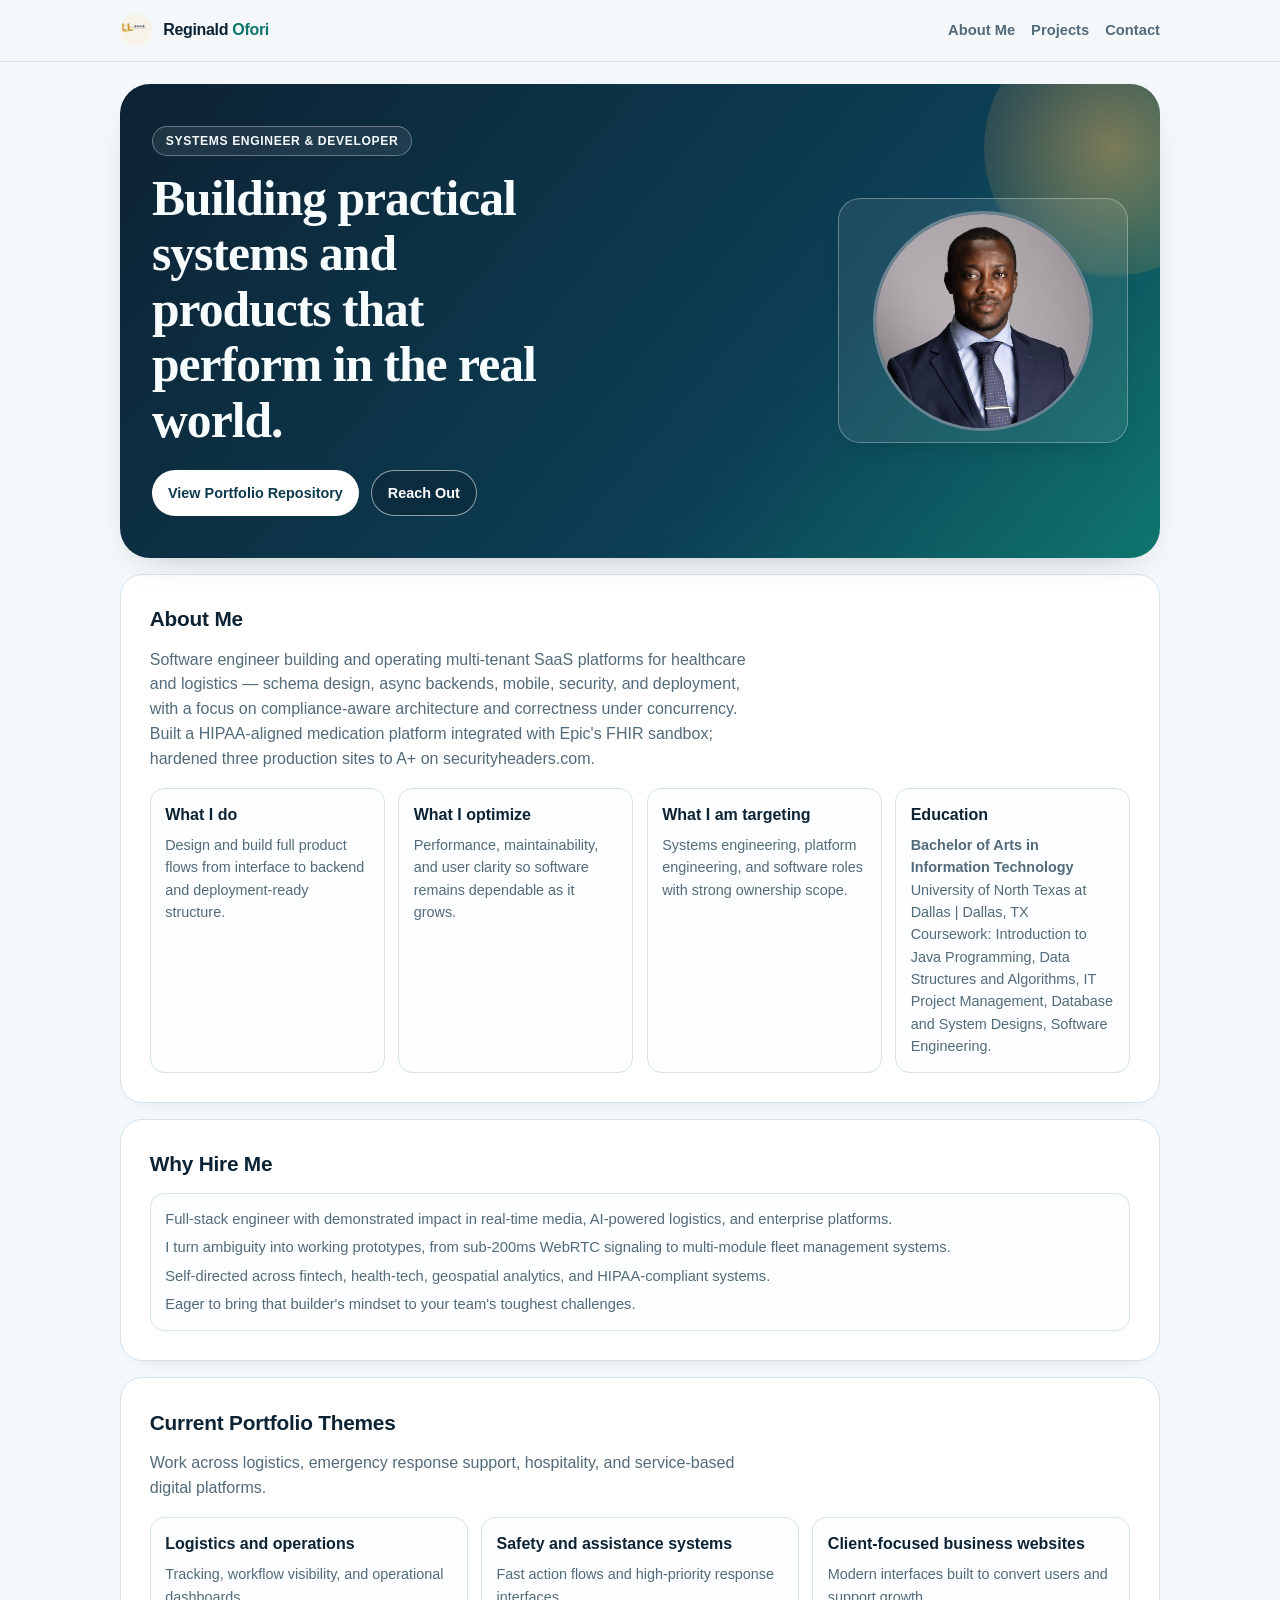
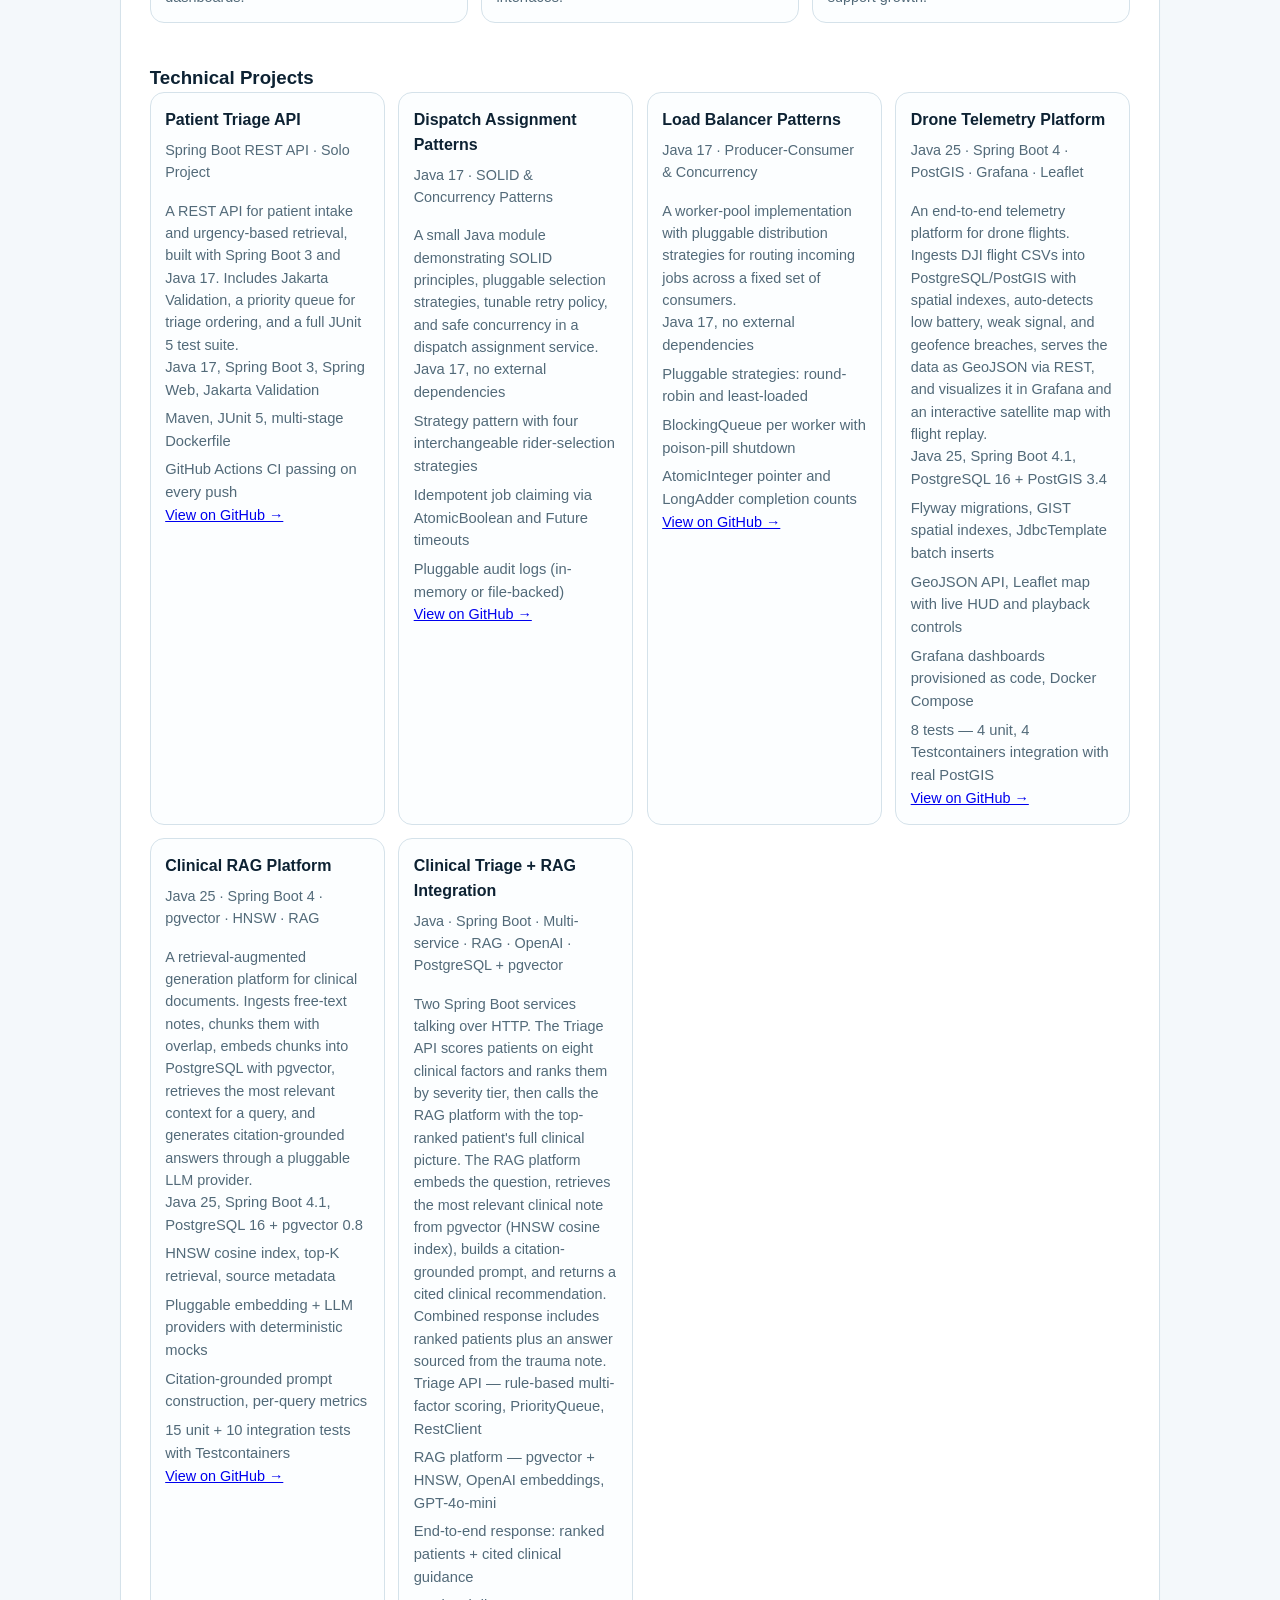
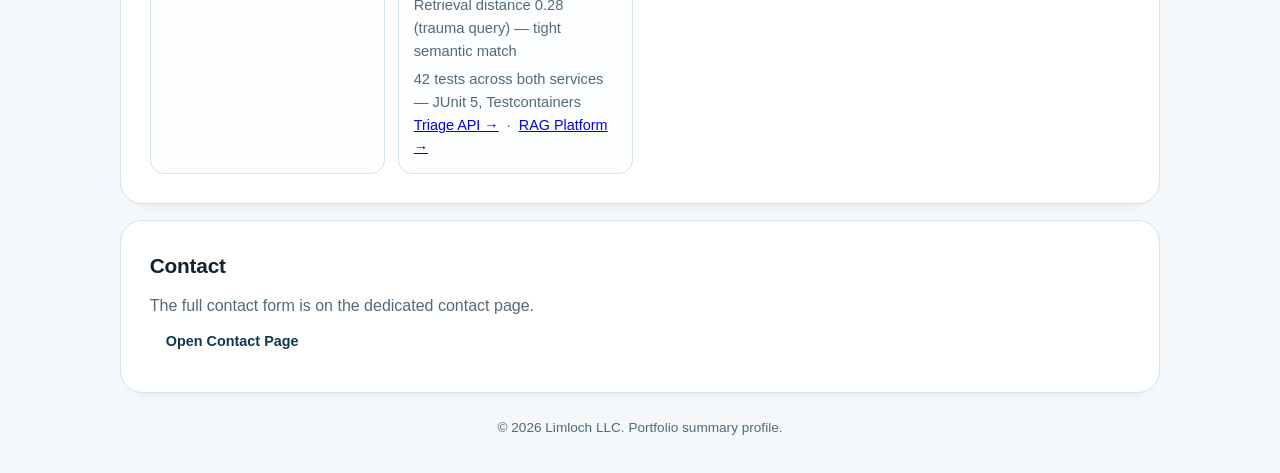
<file: index.html>
<!DOCTYPE html>
<html lang="en">
<head>
  <meta charset="UTF-8" />
  <meta name="viewport" content="width=device-width, initial-scale=1.0" />
  <meta name="description" content="Limloch profile: systems engineering and development work, current focus, and portfolio direction." />
  <meta http-equiv="Cache-Control" content="no-cache, no-store, must-revalidate" />
  <meta http-equiv="Pragma" content="no-cache" />
  <meta http-equiv="Expires" content="0" />
  
  <title>Limloch LLC | Systems Engineer & Developer</title>
  <link rel="icon" href="assets/1-Limloch.png" type="image/png" />
  <link rel="stylesheet" href="styles.css?v=20260731" />
</head>
<body>
  <nav>
    <div class="container nav-row">
      <a class="brand-link" href="#top" aria-label="Go to top">
        <img class="brand-logo" src="assets/1-Limloch.png" alt="Limloch Logo" />
        <span class="brand-name">Reginald <span class="brand-accent">Ofori</span></span>
      </a>
      <div class="links">
        <a href="#about-me">About Me</a>
        <a href="#projects">Projects</a>
        <a href="contact-page.html">Contact</a>
      </div>
    </div>
  </nav>

  <header id="top" class="container hero">
    <div class="hero-layout">
      <div class="hero-copy">
        <span class="badge">Systems Engineer & Developer</span>
        <h1>Building practical systems and products that perform in the real world.</h1>
        <div class="cta-row">
          <a class="cta cta-main" href="https://github.com/Gen-Ch-Spr90/Portfolio" target="_blank" rel="noopener noreferrer">View Portfolio Repository</a>
          <a class="cta cta-alt" href="contact-page.html">Reach Out</a>
        </div>
      </div>

      <aside class="hero-photo-card" aria-label="Profile photo">
        <img class="hero-photo" src="assets/reginald-ofori.jpg" alt="Profile photo" />
      </aside>
    </div>
  </header>

  <main class="container">
    <section id="about-me">
      <h2>About Me</h2>
      <p class="muted">
        Software engineer building and operating multi-tenant SaaS platforms for healthcare and logistics — schema design, async backends, mobile, security, and deployment, with a focus on compliance-aware architecture and correctness under concurrency. Built a HIPAA-aligned medication platform integrated with Epic's FHIR sandbox; hardened three production sites to A+ on securityheaders.com.
      </p>
      <div class="grid">
        <article class="tile">
          <h3>What I do</h3>
          <p>Design and build full product flows from interface to backend and deployment-ready structure.</p>
        </article>
        <article class="tile">
          <h3>What I optimize</h3>
          <p>Performance, maintainability, and user clarity so software remains dependable as it grows.</p>
        </article>
        <article class="tile">
          <h3>What I am targeting</h3>
          <p>Systems engineering, platform engineering, and software roles with strong ownership scope.</p>
        </article>
        <article class="tile">
          <h3>Education</h3>
          <p><strong>Bachelor of Arts in Information Technology</strong></p>
          <p>University of North Texas at Dallas | Dallas, TX</p>
          <p>Coursework: Introduction to Java Programming, Data Structures and Algorithms, IT Project Management, Database and System Designs, Software Engineering.</p>
        </article>
      </div>
    </section>

    <section id="why-hire-me">
      <h2>Why Hire Me</h2>
      <div class="grid">
        <article class="tile">
          <ul class="tech-list">
            <li>Full-stack engineer with demonstrated impact in real-time media, AI-powered logistics, and enterprise platforms.</li>
            <li>I turn ambiguity into working prototypes, from sub-200ms WebRTC signaling to multi-module fleet management systems.</li>
            <li>Self-directed across fintech, health-tech, geospatial analytics, and HIPAA-compliant systems.</li>
            <li>Eager to bring that builder's mindset to your team's toughest challenges.</li>
          </ul>
        </article>
      </div>
    </section>

    <section id="projects">
      <h2>Current Portfolio Themes</h2>
      <p class="muted">Work across logistics, emergency response support, hospitality, and service-based digital platforms.</p>
      <div class="grid">
        <article class="tile">
          <h3>Logistics and operations</h3>
          <p>Tracking, workflow visibility, and operational dashboards.</p>
        </article>
        <article class="tile">
          <h3>Safety and assistance systems</h3>
          <p>Fast action flows and high-priority response interfaces.</p>
        </article>
        <article class="tile">
          <h3>Client-focused business websites</h3>
          <p>Modern interfaces built to convert users and support growth.</p>
        </article>
      </div>

            <h3 style="margin-top: 2.5rem;">Technical Projects</h3>
      <div class="grid">
        <article class="tile">
          <h3>Patient Triage API</h3>
          <p class="muted">Spring Boot REST API · Solo Project</p>
          <p>A REST API for patient intake and urgency-based retrieval, built with Spring Boot 3 and Java 17. Includes Jakarta Validation, a priority queue for triage ordering, and a full JUnit 5 test suite.</p>
          <ul class="tech-list">
            <li>Java 17, Spring Boot 3, Spring Web, Jakarta Validation</li>
            <li>Maven, JUnit 5, multi-stage Dockerfile</li>
            <li>GitHub Actions CI passing on every push</li>
          </ul>
          <p><a href="https://github.com/Gen-Ch-Spr90/patient-triage-api" target="_blank">View on GitHub →</a></p>
        </article>

                <article class="tile">
          <h3>Dispatch Assignment Patterns</h3>
          <p class="muted">Java 17 · SOLID &amp; Concurrency Patterns</p>
          <p>A small Java module demonstrating SOLID principles, pluggable selection strategies, tunable retry policy, and safe concurrency in a dispatch assignment service.</p>
          <ul class="tech-list">
            <li>Java 17, no external dependencies</li>
            <li>Strategy pattern with four interchangeable rider-selection strategies</li>
            <li>Idempotent job claiming via AtomicBoolean and Future timeouts</li>
            <li>Pluggable audit logs (in-memory or file-backed)</li>
          </ul>
          <p><a href="https://github.com/Gen-Ch-Spr90/dispatch-assignment-patterns" target="_blank">View on GitHub →</a></p>
        </article>

        <article class="tile">
  <h3>Load Balancer Patterns</h3>
  <p class="muted">Java 17 · Producer-Consumer &amp; Concurrency</p>
  <p>A worker-pool implementation with pluggable distribution strategies for routing incoming jobs across a fixed set of consumers.</p>
  <ul class="tech-list">
    <li>Java 17, no external dependencies</li>
    <li>Pluggable strategies: round-robin and least-loaded</li>
    <li>BlockingQueue per worker with poison-pill shutdown</li>
    <li>AtomicInteger pointer and LongAdder completion counts</li>
  </ul>
  <p><a href="https://github.com/Gen-Ch-Spr90/load-balancer-patterns" target="_blank">View on GitHub →</a></p>
</article>


        <article class="tile">
  <h3>Drone Telemetry Platform</h3>
  <p class="muted">Java 25 · Spring Boot 4 · PostGIS · Grafana · Leaflet</p>
  <p>An end-to-end telemetry platform for drone flights. Ingests DJI flight CSVs into PostgreSQL/PostGIS with spatial indexes, auto-detects low battery, weak signal, and geofence breaches, serves the data as GeoJSON via REST, and visualizes it in Grafana and an interactive satellite map with flight replay.</p>
  <ul class="tech-list">
    <li>Java 25, Spring Boot 4.1, PostgreSQL 16 + PostGIS 3.4</li>
    <li>Flyway migrations, GIST spatial indexes, JdbcTemplate batch inserts</li>
    <li>GeoJSON API, Leaflet map with live HUD and playback controls</li>
    <li>Grafana dashboards provisioned as code, Docker Compose</li>
    <li>8 tests — 4 unit, 4 Testcontainers integration with real PostGIS</li>
  </ul>
  <p><a href="https://github.com/Gen-Ch-Spr90/drone-telemetry-platform" target="_blank">View on GitHub →</a></p>
</article>

        <article class="tile">
  <h3>Clinical RAG Platform</h3>
  <p class="muted">Java 25 · Spring Boot 4 · pgvector · HNSW · RAG</p>
  <p>A retrieval-augmented generation platform for clinical documents. Ingests free-text notes, chunks them with overlap, embeds chunks into PostgreSQL with pgvector, retrieves the most relevant context for a query, and generates citation-grounded answers through a pluggable LLM provider.</p>
  <ul class="tech-list">
    <li>Java 25, Spring Boot 4.1, PostgreSQL 16 + pgvector 0.8</li>
    <li>HNSW cosine index, top-K retrieval, source metadata</li>
    <li>Pluggable embedding + LLM providers with deterministic mocks</li>
    <li>Citation-grounded prompt construction, per-query metrics</li>
    <li>15 unit + 10 integration tests with Testcontainers</li>
  </ul>
  <p><a href="https://github.com/Gen-Ch-Spr90/clinical-rag-platform" target="_blank">View on GitHub →</a></p>
</article>

        <article class="tile">
  <h3>Clinical Triage + RAG Integration</h3>
  <p class="muted">Java · Spring Boot · Multi-service · RAG · OpenAI · PostgreSQL + pgvector</p>
  <p>Two Spring Boot services talking over HTTP. The Triage API scores patients on eight clinical factors and ranks them by severity tier, then calls the RAG platform with the top-ranked patient's full clinical picture. The RAG platform embeds the question, retrieves the most relevant clinical note from pgvector (HNSW cosine index), builds a citation-grounded prompt, and returns a cited clinical recommendation. Combined response includes ranked patients plus an answer sourced from the trauma note.</p>
  <ul class="tech-list">
    <li>Triage API — rule-based multi-factor scoring, PriorityQueue, RestClient</li>
    <li>RAG platform — pgvector + HNSW, OpenAI embeddings, GPT-4o-mini</li>
    <li>End-to-end response: ranked patients + cited clinical guidance</li>
    <li>Retrieval distance 0.28 (trauma query) — tight semantic match</li>
    <li>42 tests across both services — JUnit 5, Testcontainers</li>
  </ul>
  <p>
    <a href="https://github.com/Gen-Ch-Spr90/patient-triage-api" target="_blank">Triage API →</a>
    &nbsp;·&nbsp;
    <a href="https://github.com/Gen-Ch-Spr90/clinical-rag-platform" target="_blank">RAG Platform →</a>
  </p>
</article>
        
      </div>
    </section>

    <section id="contact">
      <h2>Contact</h2>
      <p class="contact-intro">
        The full contact form is on the dedicated contact page.
      </p>
      <a class="cta cta-main" href="contact-page.html">Open Contact Page</a>
    </section>
  </main>

  <footer>
    © 2026 Limloch LLC. Portfolio summary profile.
  </footer>
</body>
</html>
</file>
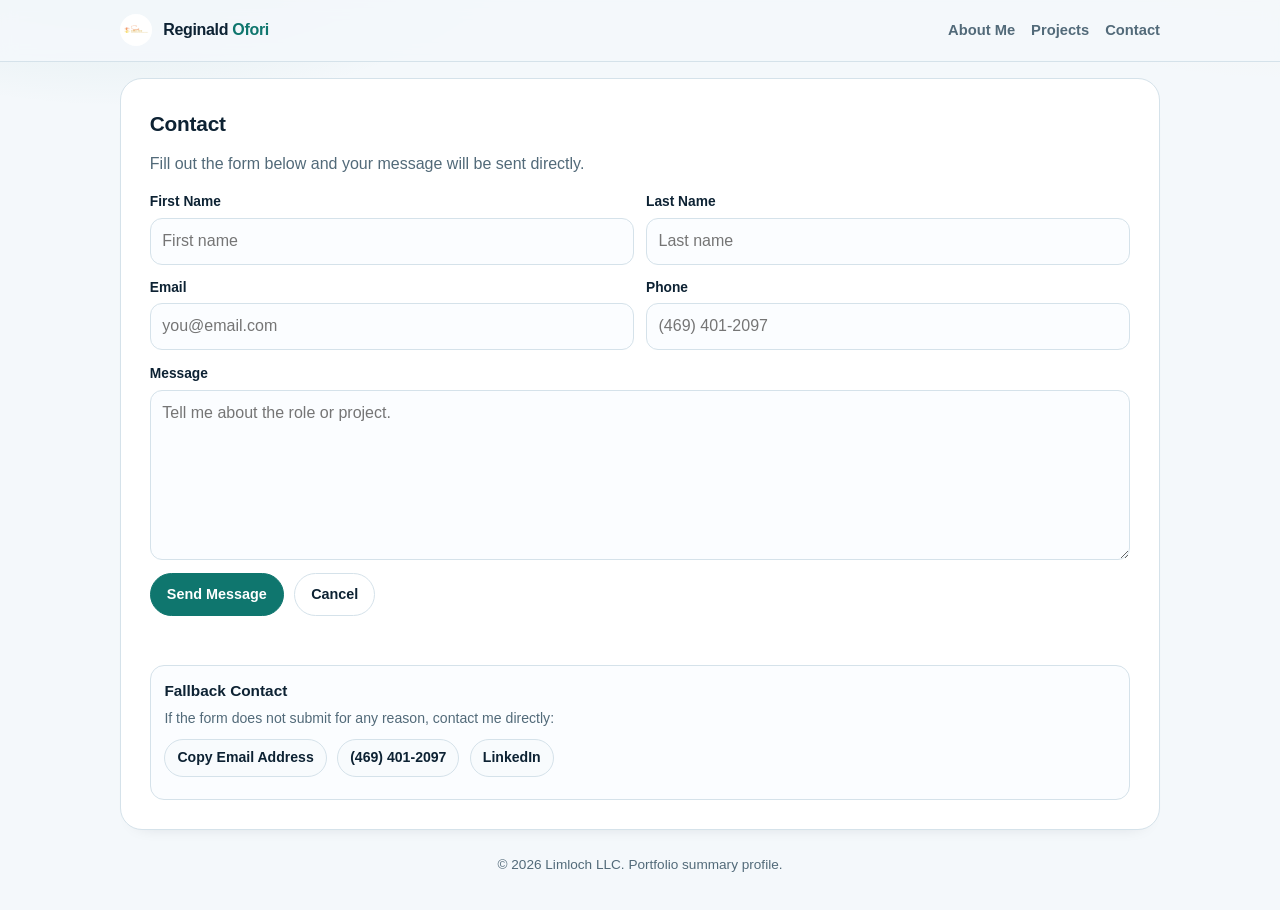
<file: contact-page.html>
<!DOCTYPE html>
<html lang="en">
<head>
  <meta charset="UTF-8" />
  <meta name="viewport" content="width=device-width, initial-scale=1.0" />
  <meta name="description" content="Contact page for Sprint Global Org portfolio." />
  <meta http-equiv="Cache-Control" content="no-cache, no-store, must-revalidate" />
  <meta http-equiv="Pragma" content="no-cache" />
  <meta http-equiv="Expires" content="0" />
  <meta name="referrer" content="strict-origin-when-cross-origin" />
  
  <title>Contact | Sprint Global Org</title>
  <link rel="icon" href="assets/Sprint_Global_Devs_Logo_White.png" type="image/png" />
  <link rel="stylesheet" href="styles.css?v=20260731" />
</head>
<body>
  <nav>
    <div class="container nav-row">
      <a class="brand-link" href="index.html#top" aria-label="Go to homepage top">
        <img class="brand-logo" src="assets/Sprint_Global_Devs_Logo_White.png" alt="Sprint Global Devs logo" />
        <span class="brand-name">Reginald <span class="brand-accent">Ofori</span></span>
      </a>
      <div class="links">
        <a href="index.html#about-me">About Me</a>
        <a href="index.html#projects">Projects</a>
        <a href="contact-page.html">Contact</a>
      </div>
    </div>
  </nav>

  <main class="container">
    <section id="contact">
      <h2>Contact</h2>
      <p class="contact-intro">
        Fill out the form below and your message will be sent directly.
      </p>

     <form class="contact-form" action="https://api.web3forms.com/submit" method="POST" accept-charset="UTF-8">
  <input type="hidden" name="access_key" value="e54628f4-f8a7-47b2-a1be-822d5736ac38">
 
  <label class="visually-hidden" for="website">Leave this field blank</label>
  <input id="website" type="text" name="_honey" class="bot-field" tabindex="-1" autocomplete="off" aria-hidden="true" />

        <div class="form-grid">
          <label class="form-field">
            <span>First Name</span>
            <input type="text" name="name" required maxlength="40" placeholder="First name" />
          </label>

          <label class="form-field">
            <span>Last Name</span>
            <input type="text" name="last_name" required maxlength="40" placeholder="Last name" />
          </label>

          <label class="form-field">
            <span>Email</span>
            <input type="email" name="email" required maxlength="120" placeholder="you@email.com" />
          </label>

          <label class="form-field">
            <span>Phone</span>
            <input type="tel" name="phone" maxlength="30" placeholder="(469) 401-2097" />
          </label>
        </div>

        <label class="form-field form-field-full">
          <span>Message</span>
          <textarea name="message" required maxlength="2000" rows="6" placeholder="Tell me about the role or project."></textarea>
        </label>

        <div class="contact-actions">
          <button class="contact-submit" type="submit">Send Message</button>
          <button class="contact-cancel" type="reset">Cancel</button>
        </div>
        <p class="form-feedback" id="form-feedback" aria-live="polite"></p>
      </form>

      <div class="contact-fallback" role="note" aria-label="Fallback contact methods">
        <h3>Fallback Contact</h3>
        <p>If the form does not submit for any reason, contact me directly:</p>
        <div class="contact-links">
          <button class="contact-copy" id="copy-email-btn" type="button" data-email-user="reginaldoforidevs" data-email-domain="gmail.com">Copy Email Address</button>
          <a href="tel:+14694012097">(469) 401-2097</a>
          <a href="https://www.linkedin.com/in/reginaldhkofori" target="_blank" rel="noopener noreferrer">LinkedIn</a>
        </div>
        <p class="copy-feedback" id="copy-feedback" aria-live="polite"></p>
      </div>
    </section>
  </main>

  <footer>
    © 2026 Limloch LLC. Portfolio summary profile.
  </footer>
 
</body>
</html>
</file>
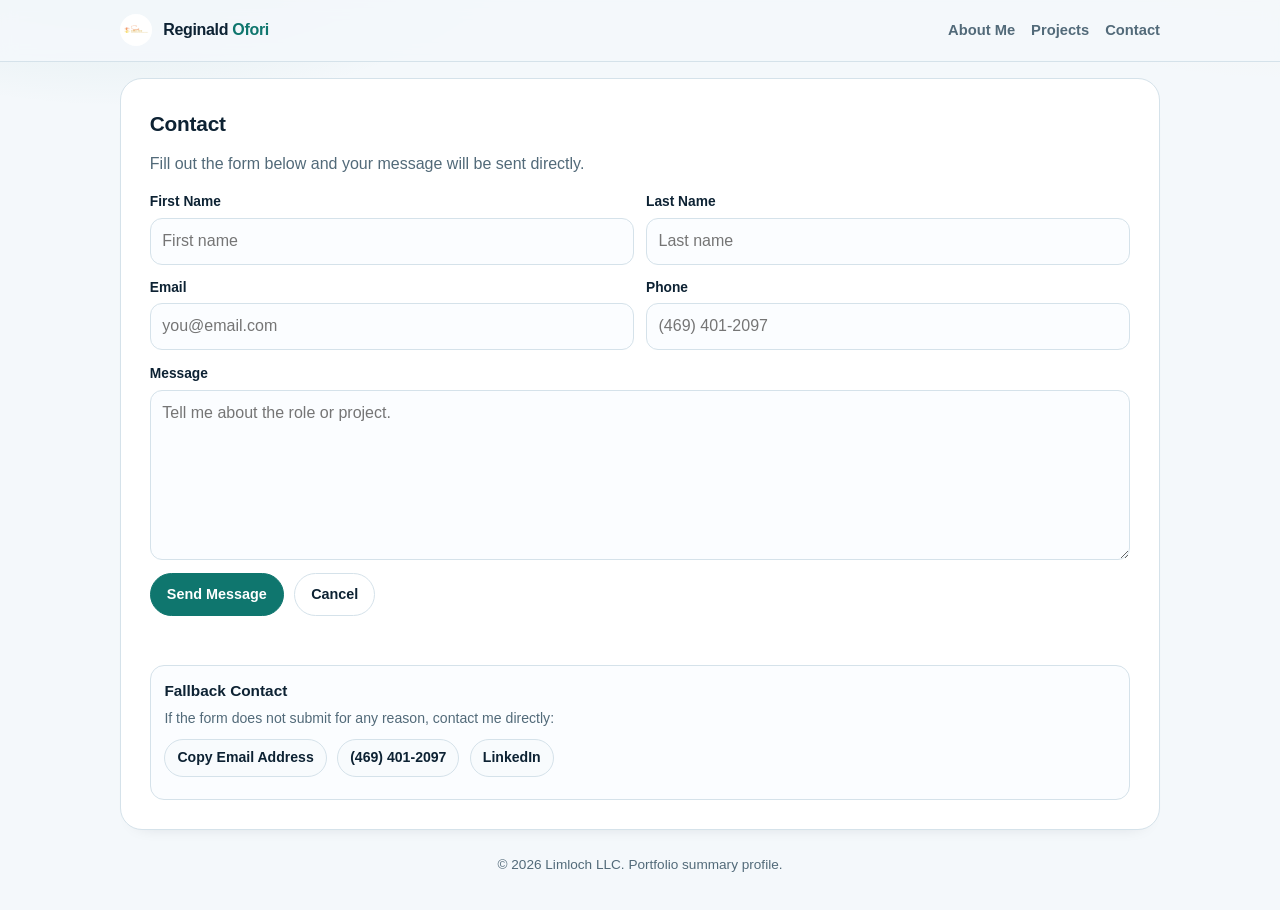
<file: contact.html>
<!DOCTYPE html>
<html lang="en">
<head>
  <meta charset="UTF-8" />
  <meta name="viewport" content="width=device-width, initial-scale=1.0" />
  <meta name="description" content="Redirecting to the Sprint Global Org contact page." />
  <meta http-equiv="Cache-Control" content="no-cache, no-store, must-revalidate" />
  <meta http-equiv="Pragma" content="no-cache" />
  <meta http-equiv="Expires" content="0" />
  <meta name="referrer" content="strict-origin-when-cross-origin" />
  <meta http-equiv="Permissions-Policy" content="accelerometer=(), ambient-light-sensor=(), autoplay=(), battery=(), camera=(), display-capture=(), document-domain=(), encrypted-media=(), fullscreen=(), geolocation=(), gyroscope=(), hid=(), identity-credentials-get=(), idle-detection=(), local-fonts=(), magnetometer=(), microphone=(), midi=(), payment=(), picture-in-picture=(), publickey-credentials-create=(), publickey-credentials-get=(), screen-wake-lock=(), serial=(), usb=(), web-share=(), xr-spatial-tracking=()" />
  <title>Redirecting | Sprint Global Org</title>
  <link rel="icon" href="assets/Sprint_Global_Devs_Logo_White.png" type="image/png" />
  <link rel="stylesheet" href="styles.css?v=20260731" />
</head>
<body>
  <main class="container">
    <section>
      <h2>Redirecting to Contact Page...</h2>
      <p class="contact-intro">If you are not redirected automatically, open <a href="contact-page.html">contact-page.html</a>.</p>
    </section>
  </main>

  <footer>
    © 2026 Sprint Global Org. Portfolio summary profile.
  </footer>
  <script src="contact-redirect.js" defer></script>
</body>
</html>
</file>
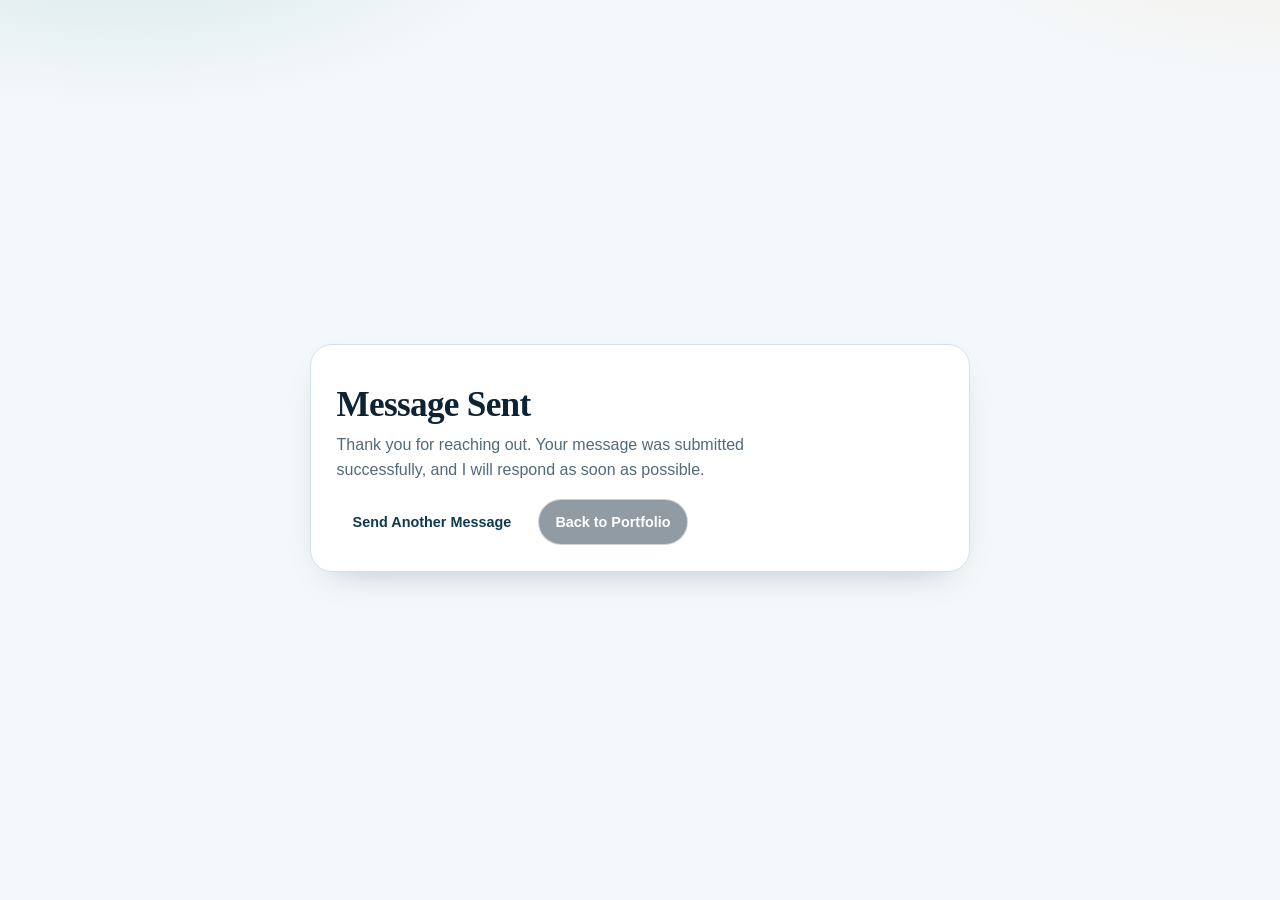
<file: success.html>
<!DOCTYPE html>
<html lang="en">
<head>
  <meta charset="UTF-8" />
  <meta name="viewport" content="width=device-width, initial-scale=1.0" />
  <meta name="description" content="Contact form success page for Sprint Global Org portfolio." />
  <meta http-equiv="Cache-Control" content="no-cache, no-store, must-revalidate" />
  <meta http-equiv="Pragma" content="no-cache" />
  <meta http-equiv="Expires" content="0" />
  <meta http-equiv="Content-Security-Policy" content="default-src 'self'; base-uri 'self'; object-src 'none'; form-action 'self' https://formsubmit.co; img-src 'self' data:; style-src 'self'; font-src 'self' data:; connect-src 'none'; frame-src 'none'; media-src 'none'; manifest-src 'self'; worker-src 'none'; script-src 'self' https://cdnjs.cloudflare.com; upgrade-insecure-requests; block-all-mixed-content">
  
  <title>Message Sent | Sprint Global Org</title>
  <link rel="icon" href="assets/Sprint_Global_Devs_Logo_White.png" type="image/png" />
  <link rel="stylesheet" href="styles.css?v=20260731" />
</head>
<body>
  <main class="container success-wrap">
    <section class="success-card" aria-live="polite">
      <h1>Message Sent</h1>
      <p>Thank you for reaching out. Your message was submitted successfully, and I will respond as soon as possible.</p>
      <div class="success-actions">
        <a class="cta cta-main" href="contact-page.html">Send Another Message</a>
        <a class="cta cta-alt" href="index.html#top">Back to Portfolio</a>
      </div>
    </section>
  </main>
</body>
</html>
</file>
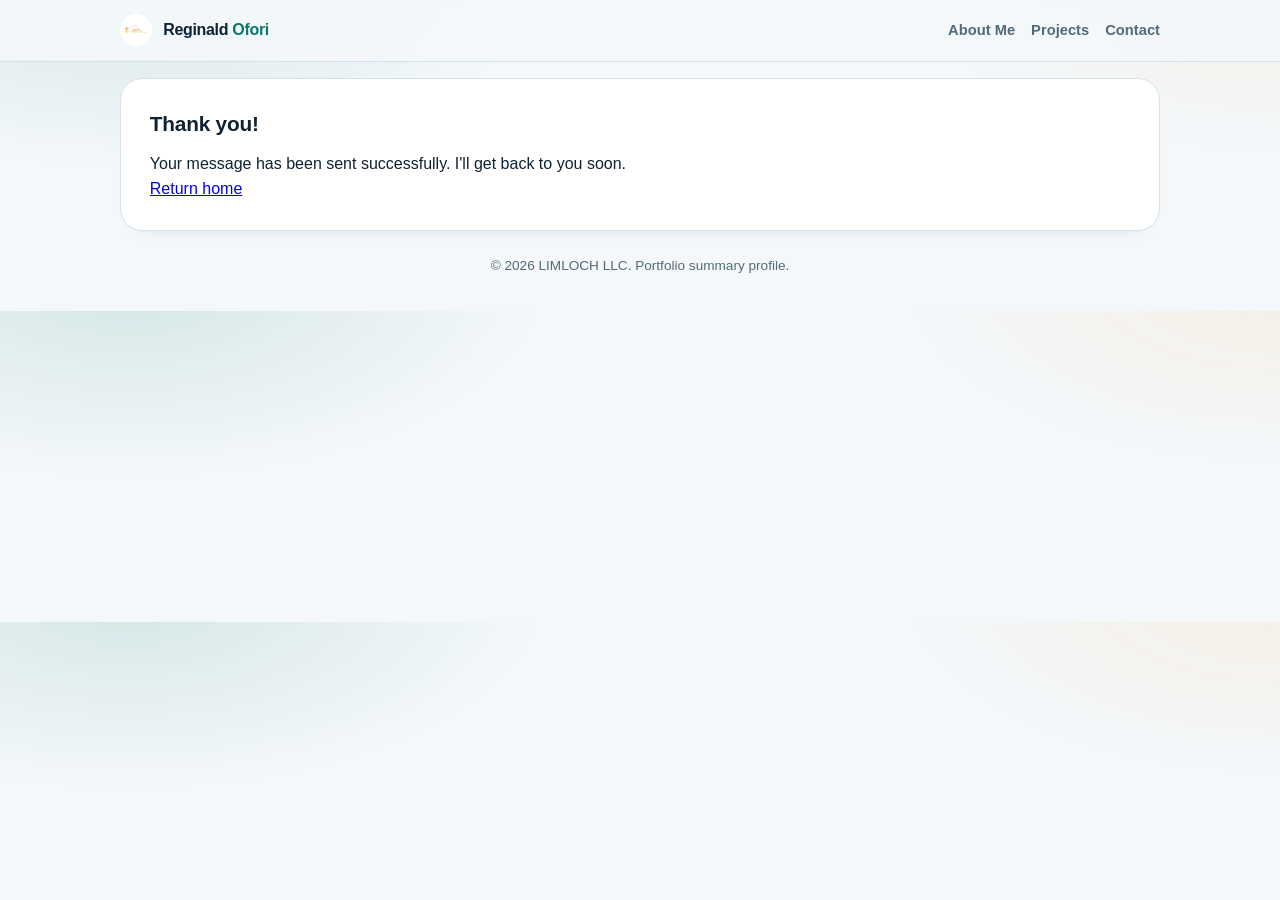
<file: thank-you.html>
<!DOCTYPE html>
<html lang="en">
<head>
  <meta charset="UTF-8" />
  <meta name="viewport" content="width=device-width, initial-scale=1.0" />
  <title>Message Sent | Limloch </title>
  <link rel="stylesheet" href="styles.css?v=20260731" />
</head>
<body>
  <nav>
    <div class="container nav-row">
      <a class="brand-link" href="index.html#top" aria-label="Go to homepage top">
        <img class="brand-logo" src="assets/Sprint_Global_Devs_Logo_White.png" alt="Sprint Global Devs logo" />
        <span class="brand-name">Reginald <span class="brand-accent">Ofori</span></span>
      </a>
      <div class="links">
        <a href="index.html#about-me">About Me</a>
        <a href="index.html#projects">Projects</a>
        <a href="contact-page.html">Contact</a>
      </div>
    </div>
  </nav>

  <main class="container">
    <section>
      <h2>Thank you!</h2>
      <p>Your message has been sent successfully. I'll get back to you soon.</p>
      <a href="index.html">Return home</a>
    </section>
  </main>

  <footer>
    © 2026 LIMLOCH LLC. Portfolio summary profile.
  </footer>
</body>
</html>
</file>
<file: styles.css>
:root {
  --bg: #f4f8fb;
  --surface: #ffffff;
  --ink: #0d2233;
  --muted: #526a79;
  --line: #d5e2ea;
  --brand: #0f766e;
  --brand-deep: #0a5953;
  --accent: #ffb454;
  --hero: linear-gradient(130deg, #0d2233 0%, #0c3f55 64%, #0f766e 100%);
  --shadow: 0 14px 38px -24px rgba(8, 26, 38, 0.4);
}

* {
  margin: 0;
  padding: 0;
  box-sizing: border-box;
}

body {
  font-family: "Avenir Next", "Segoe UI", "Trebuchet MS", sans-serif;
  line-height: 1.55;
  color: var(--ink);
  background:
    radial-gradient(42rem 20rem at 10% -10%, rgba(15, 118, 110, 0.14), transparent 62%),
    radial-gradient(38rem 19rem at 100% -12%, rgba(255, 180, 84, 0.14), transparent 62%),
    var(--bg);
}

html {
  scroll-behavior: smooth;
}

.container {
  width: min(1040px, 92%);
  margin: 0 auto;
}

nav {
  position: sticky;
  top: 0;
  z-index: 10;
  -webkit-backdrop-filter: blur(8px);
  backdrop-filter: blur(8px);
  background: rgba(244, 248, 251, 0.92);
  border-bottom: 1px solid var(--line);
}

.nav-row {
  display: flex;
  justify-content: space-between;
  align-items: center;
  gap: 1rem;
  flex-wrap: wrap;
  padding: 0.9rem 0;
}

.brand-link {
  display: inline-flex;
  align-items: center;
  gap: 0.7rem;
  text-decoration: none;
  color: var(--ink);
  font-weight: 800;
  letter-spacing: -0.02em;
}

.brand-logo {
  width: 2rem;
  height: 2rem;
  border-radius: 50%;
  object-fit: cover;
  display: block;
  flex-shrink: 0;
}

.brand-name {
  font-size: 1rem;
}

.brand-accent {
  color: var(--brand);
}

.links {
  display: flex;
  gap: 1rem;
  flex-wrap: wrap;
}

.links a {
  text-decoration: none;
  font-size: 0.92rem;
  font-weight: 600;
  color: var(--muted);
}

.links a:hover {
  color: var(--ink);
}

.hero {
  margin-top: 1.4rem;
  padding: 2.6rem 2rem;
  border-radius: 30px;
  background: var(--hero);
  color: #f7fcff;
  box-shadow: var(--shadow);
  position: relative;
  overflow: hidden;
}

.hero-layout {
  display: grid;
  grid-template-columns: 1.25fr 0.75fr;
  gap: 1.35rem;
  align-items: center;
  position: relative;
  z-index: 1;
}

.hero-copy {
  max-width: 62ch;
}

.hero::before {
  content: "";
  position: absolute;
  width: 16rem;
  height: 16rem;
  right: -5rem;
  top: -4rem;
  border-radius: 50%;
  background: radial-gradient(circle, rgba(255, 180, 84, 0.45), rgba(255, 180, 84, 0));
}

.badge {
  display: inline-block;
  font-size: 0.76rem;
  font-weight: 700;
  letter-spacing: 0.05em;
  text-transform: uppercase;
  padding: 0.3rem 0.8rem;
  border-radius: 999px;
  border: 1px solid rgba(255, 255, 255, 0.32);
  background: rgba(255, 255, 255, 0.08);
}

h1 {
  margin-top: 0.9rem;
  font-family: "Baskerville", "Times New Roman", serif;
  font-size: clamp(2rem, 5.4vw, 3.1rem);
  letter-spacing: -0.02em;
  line-height: 1.12;
  max-width: 16ch;
}

.hero p {
  margin-top: 1rem;
  max-width: 60ch;
  color: #e4f5fc;
}

.hero-photo-card {
  justify-self: end;
  width: min(290px, 100%);
  border-radius: 22px;
  border: 1px solid rgba(255, 255, 255, 0.3);
  background: rgba(255, 255, 255, 0.08);
  padding: 0.72rem;
  box-shadow: 0 12px 24px -18px rgba(8, 26, 38, 0.45);
  -webkit-backdrop-filter: blur(2px);
  backdrop-filter: blur(2px);
}

.hero-photo {
  width: min(220px, 100%);
  aspect-ratio: 1 / 1;
  border-radius: 50%;
  display: block;
  margin: 0 auto;
  border: 3px solid rgba(255, 255, 255, 0.38);
  object-fit: cover;
  background: #11394d;
}

.hero-photo-note {
  margin-top: 0.5rem;
  font-size: 0.78rem;
  color: #def3ff;
  text-align: center;
}

.cta-row {
  margin-top: 1.35rem;
  display: flex;
  gap: 0.75rem;
  flex-wrap: wrap;
}

.cta {
  border-radius: 999px;
  padding: 0.68rem 1rem;
  text-decoration: none;
  font-weight: 700;
  font-size: 0.9rem;
  display: inline-flex;
  align-items: center;
  justify-content: center;
  transition: transform 160ms ease;
}

.cta-main {
  color: #0f3a4d;
  background: #ffffff;
}

.cta-alt {
  border: 1px solid rgba(255, 255, 255, 0.55);
  color: #ffffff;
  background: rgba(13, 34, 51, 0.45);
}

.cta:hover {
  transform: translateY(-2px);
}

section {
  margin-top: 1rem;
  background: var(--surface);
  border: 1px solid var(--line);
  border-radius: 22px;
  padding: 1.8rem;
  box-shadow: 0 10px 20px -20px rgba(8, 26, 38, 0.32);
  scroll-margin-top: 86px;
}

section h2 {
  font-size: 1.3rem;
  margin-bottom: 0.75rem;
  letter-spacing: -0.01em;
}

.muted {
  color: var(--muted);
  margin-bottom: 1rem;
  max-width: 70ch;
}

.grid {
  display: grid;
  gap: 0.85rem;
  grid-template-columns: repeat(auto-fit, minmax(220px, 1fr));
}

.tile {
  border: 1px solid var(--line);
  border-radius: 14px;
  padding: 0.9rem;
  background: #fcfeff;
}

.tile h3 {
  font-size: 1rem;
  margin-bottom: 0.4rem;
}

.tile p {
  color: var(--muted);
  font-size: 0.9rem;
}

.tech-list {
  list-style: none;
  display: grid;
  gap: 0.35rem;
  color: var(--muted);
  font-size: 0.92rem;
}

.contact-intro {
  color: var(--muted);
  max-width: 68ch;
}

.contact-form {
  margin-top: 0.9rem;
  display: grid;
  gap: 0.8rem;
}

.form-grid {
  display: grid;
  grid-template-columns: repeat(2, minmax(0, 1fr));
  gap: 0.75rem;
}

.form-field {
  display: grid;
  gap: 0.35rem;
}

.form-field-full {
  grid-column: 1 / -1;
}

.form-field span {
  font-size: 0.86rem;
  font-weight: 700;
  color: var(--ink);
}

.form-field input,
.form-field textarea {
  border: 1px solid var(--line);
  border-radius: 12px;
  padding: 0.62rem 0.72rem;
  font: inherit;
  color: var(--ink);
  background: #fbfdff;
}

.form-field textarea {
  resize: vertical;
  min-height: 7.8rem;
}

.form-field input:focus,
.form-field textarea:focus {
  outline: 2px solid rgba(15, 118, 110, 0.22);
  border-color: var(--brand);
}

.contact-submit {
  border: 1px solid #0f766e;
  background: #0f766e;
  color: #ffffff;
  border-radius: 999px;
  padding: 0.58rem 1rem;
  font: inherit;
  font-size: 0.9rem;
  font-weight: 700;
  cursor: pointer;
}

.contact-submit:hover {
  background: #0a5953;
  border-color: #0a5953;
}

.contact-actions {
  display: flex;
  flex-wrap: wrap;
  gap: 0.65rem;
}

.contact-submit:disabled {
  opacity: 0.75;
  cursor: not-allowed;
}

.contact-cancel {
  border: 1px solid var(--line);
  background: #ffffff;
  color: var(--ink);
  border-radius: 999px;
  padding: 0.58rem 1rem;
  font: inherit;
  font-size: 0.9rem;
  font-weight: 700;
  cursor: pointer;
}

.contact-cancel:hover {
  background: #f3f8fb;
}

.bot-field {
  position: absolute;
  left: -100vw;
  width: 1px;
  height: 1px;
  opacity: 0;
  pointer-events: none;
}

.visually-hidden {
  position: absolute;
  width: 1px;
  height: 1px;
  margin: -1px;
  padding: 0;
  overflow: hidden;
  clip: rect(0, 0, 0, 0);
  border: 0;
}

.contact-fallback {
  margin-top: 0.95rem;
  border: 1px solid var(--line);
  border-radius: 14px;
  padding: 0.85rem;
  background: #fbfdff;
}

.contact-fallback h3 {
  font-size: 0.96rem;
  margin-bottom: 0.3rem;
}

.contact-fallback p {
  color: var(--muted);
  font-size: 0.88rem;
  margin-bottom: 0.55rem;
}

.contact-links {
  margin-top: 0.1rem;
  display: flex;
  gap: 0.65rem;
  flex-wrap: wrap;
}

.contact-links a {
  text-decoration: none;
  border-radius: 999px;
  border: 1px solid var(--line);
  background: #f8fbfd;
  color: var(--ink);
  font-weight: 700;
  font-size: 0.88rem;
  padding: 0.45rem 0.75rem;
}

.contact-copy {
  border-radius: 999px;
  border: 1px solid var(--line);
  background: #f8fbfd;
  color: var(--ink);
  font: inherit;
  font-weight: 700;
  font-size: 0.88rem;
  padding: 0.45rem 0.75rem;
  cursor: pointer;
}

.contact-copy:hover {
  background: #f1f7fb;
}

.copy-feedback {
  margin-top: 0.55rem;
  font-size: 0.83rem;
  color: var(--muted);
}

.form-feedback {
  min-height: 1.1rem;
  margin-top: 0.2rem;
  font-size: 0.86rem;
  color: var(--muted);
}

.form-feedback.is-pending {
  color: #0a5953;
}

.form-feedback.is-success {
  color: #0a6f49;
}

.form-feedback.is-error {
  color: #9d2d2d;
}

footer {
  text-align: center;
  color: var(--muted);
  font-size: 0.85rem;
  padding: 1.5rem 0 2.2rem;
}

.success-wrap {
  min-height: 100dvh;
  display: grid;
  place-items: center;
  padding: 2.2rem 0;
}

.success-card {
  width: min(660px, 100%);
  background: var(--surface);
  border: 1px solid var(--line);
  border-radius: 22px;
  box-shadow: var(--shadow);
  padding: 1.6rem;
}

.success-card h1 {
  font-size: clamp(1.5rem, 5vw, 2.2rem);
  margin-bottom: 0.55rem;
  max-width: 100%;
  color: var(--ink);
}

.success-card p {
  color: var(--muted);
  margin-bottom: 1rem;
  max-width: 54ch;
}

.success-actions {
  display: flex;
  gap: 0.7rem;
  flex-wrap: wrap;
}

@media (max-width: 760px) {
  .hero {
    padding: 2rem 1.2rem;
  }

  .hero-layout {
    grid-template-columns: 1fr;
  }

  .hero-photo-card {
    justify-self: start;
    width: min(250px, 84%);
  }

  section {
    padding: 1.3rem;
  }

  .form-grid {
    grid-template-columns: 1fr;
  }

  .success-card {
    padding: 1.2rem;
  }
}
</file>
